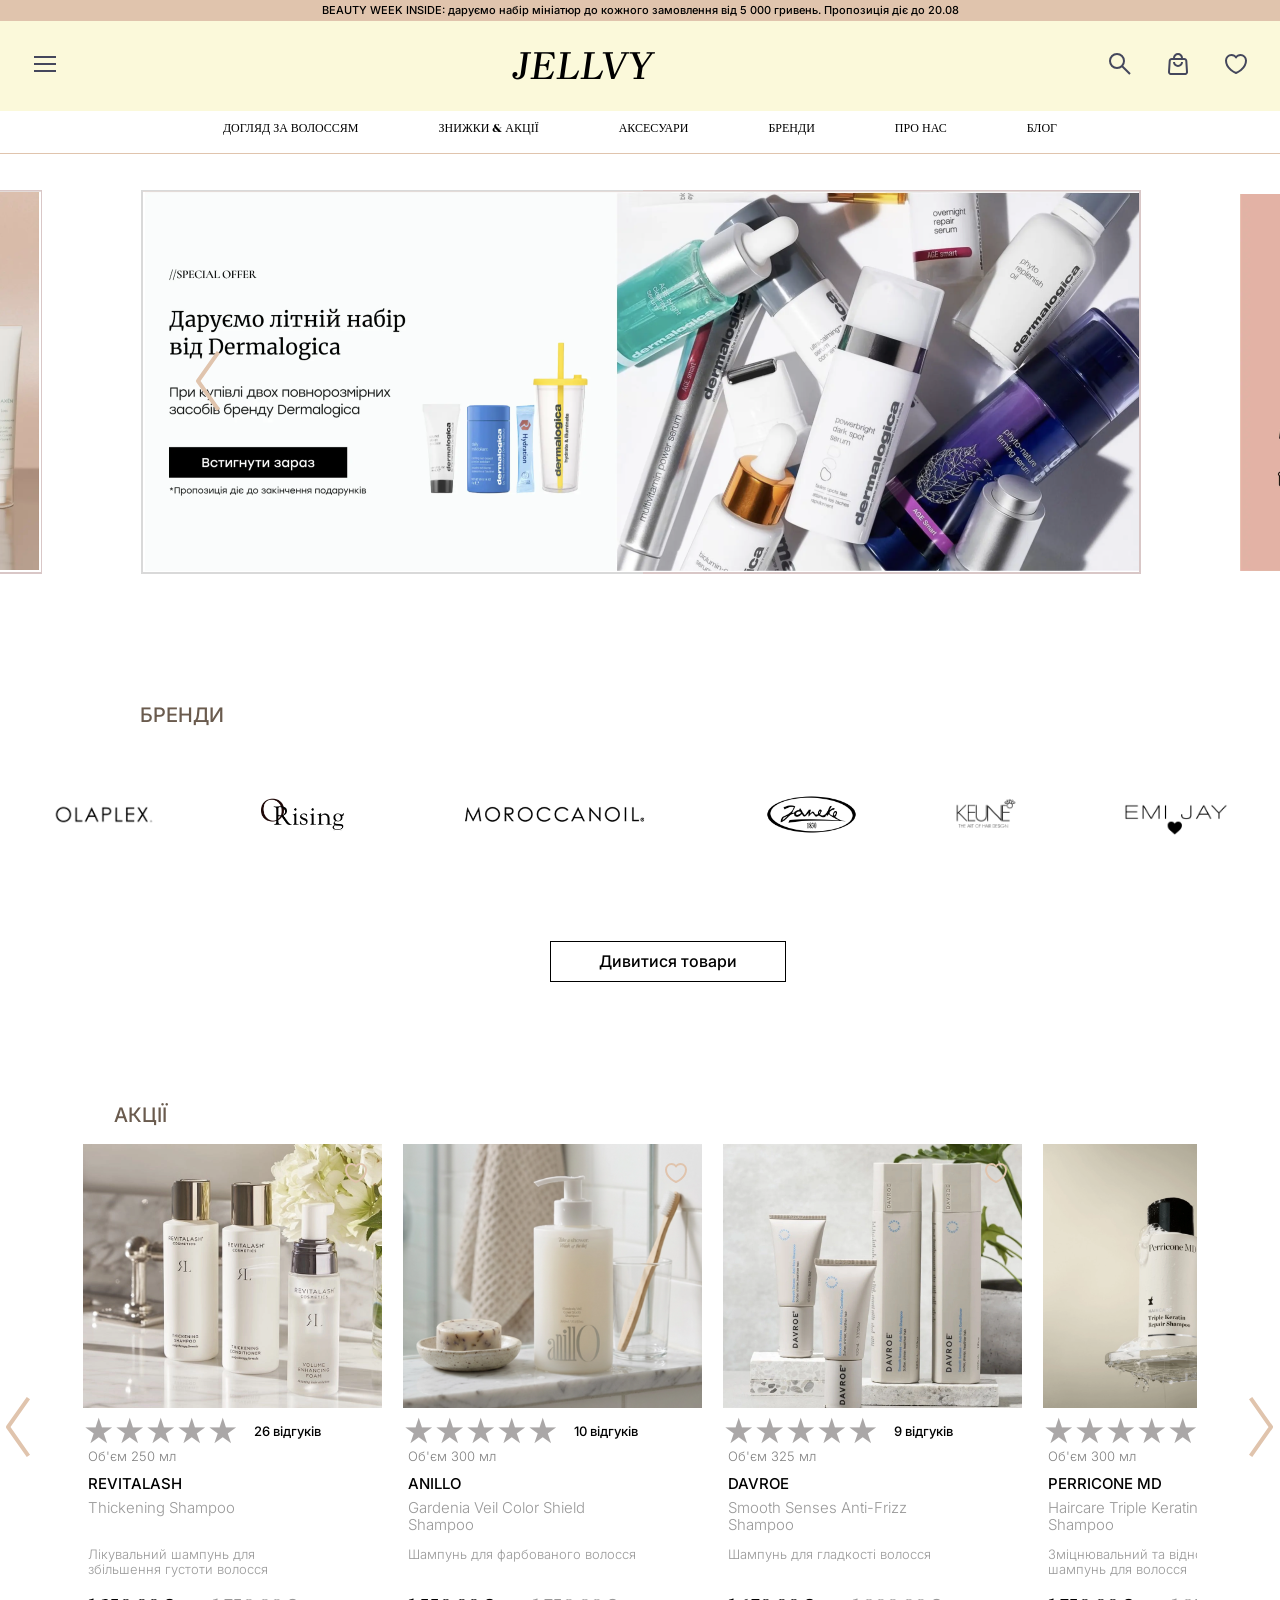
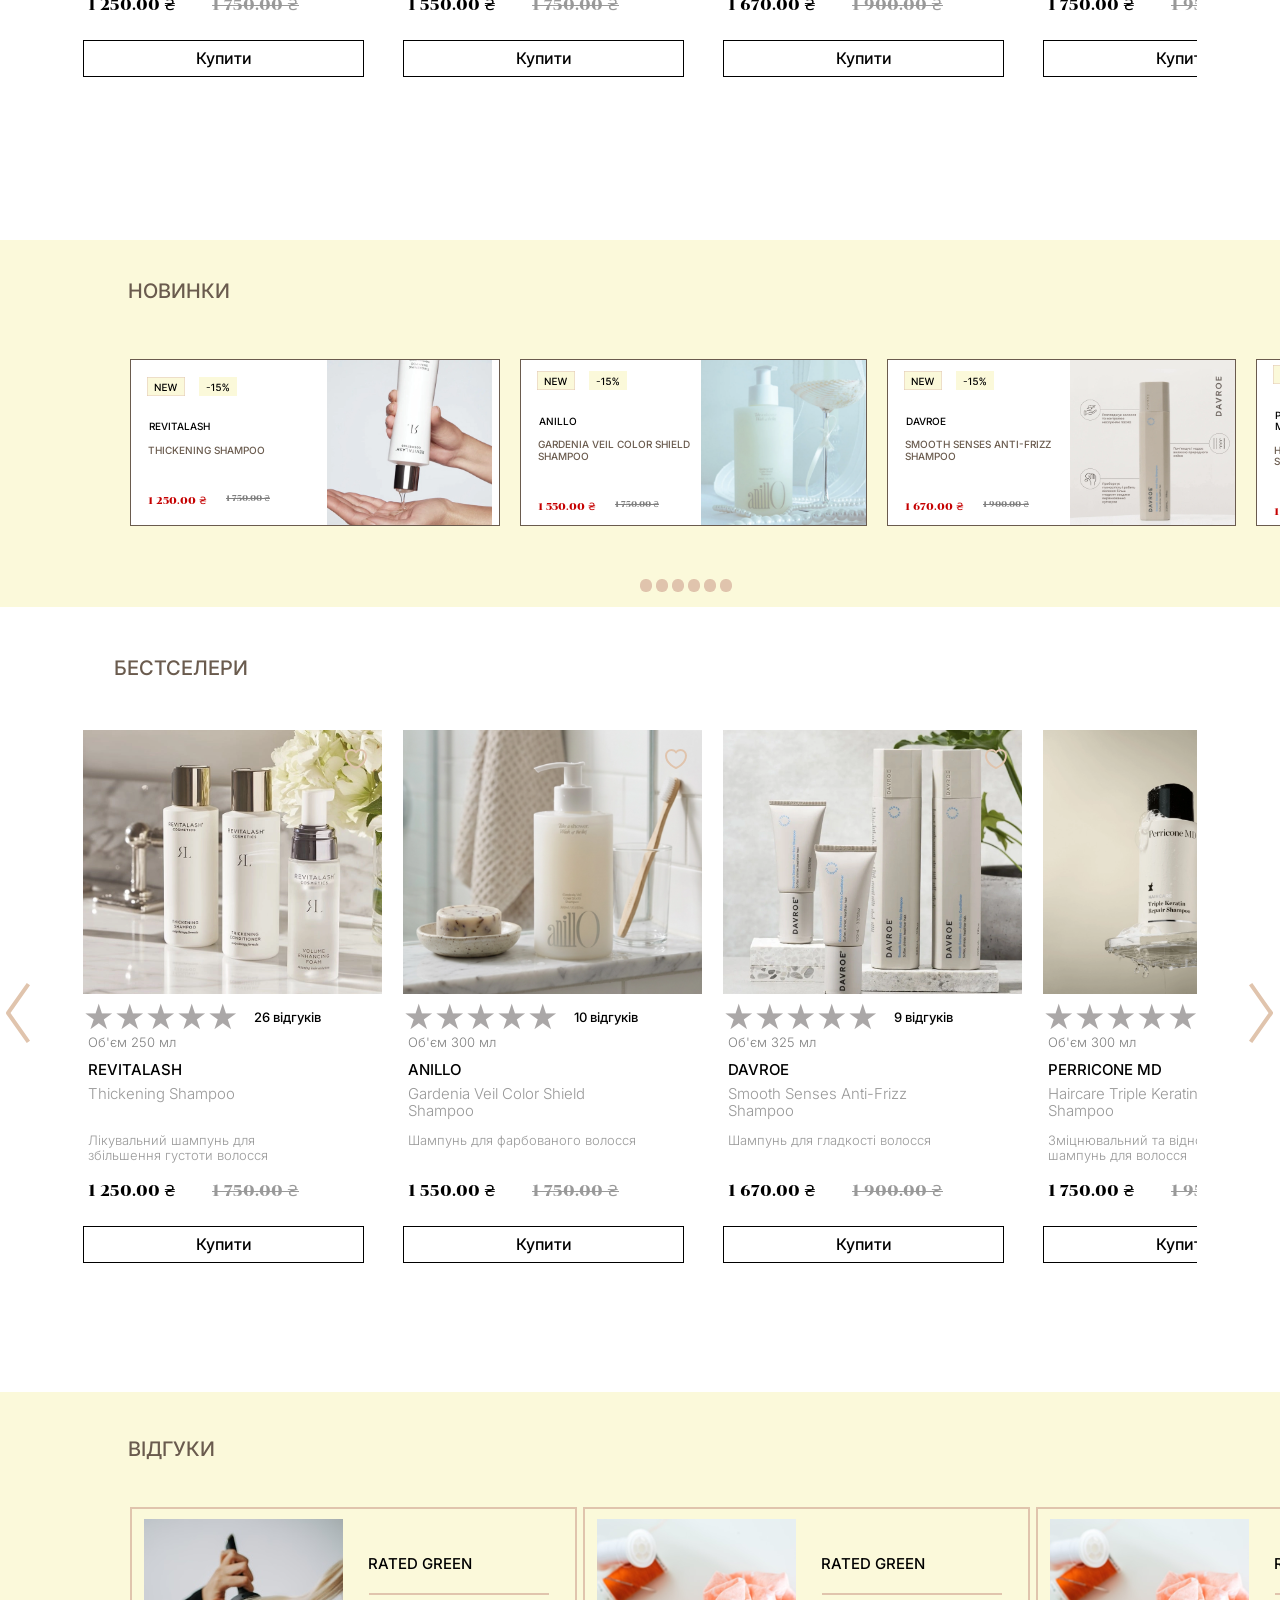
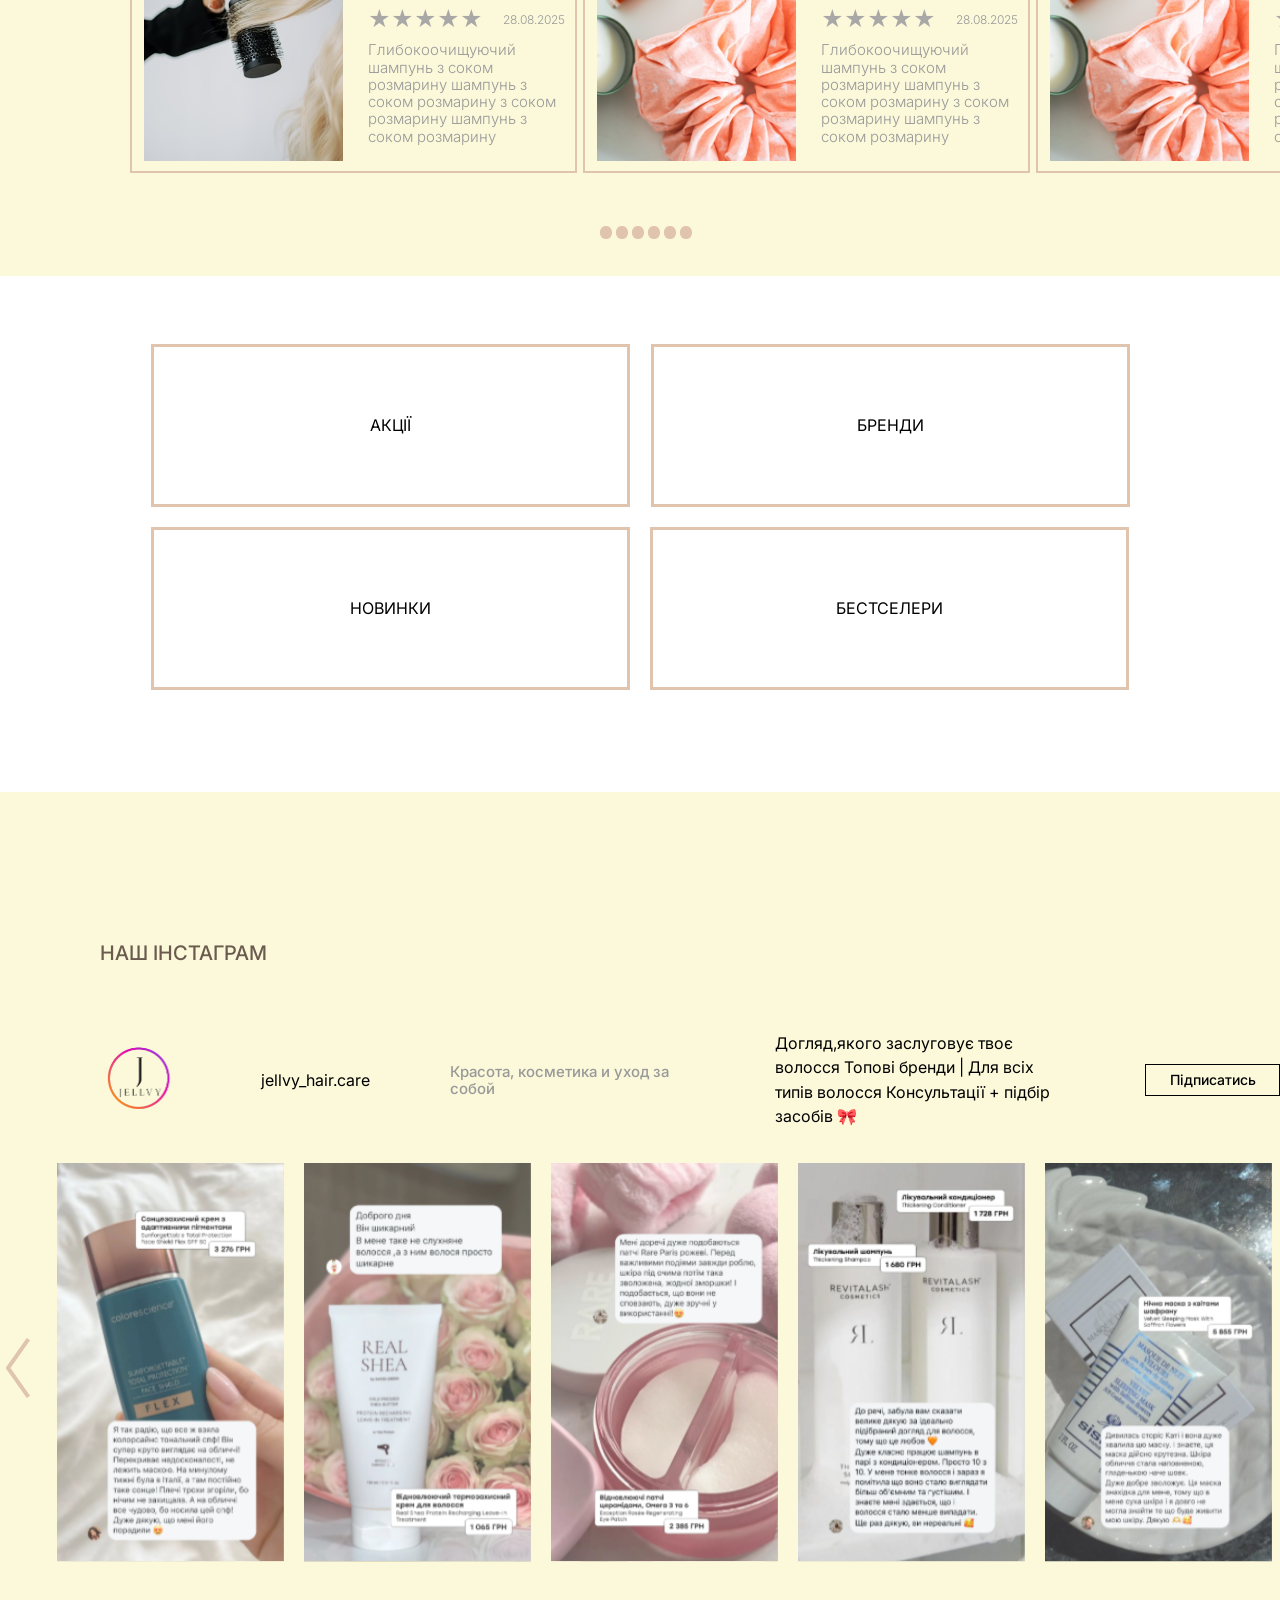
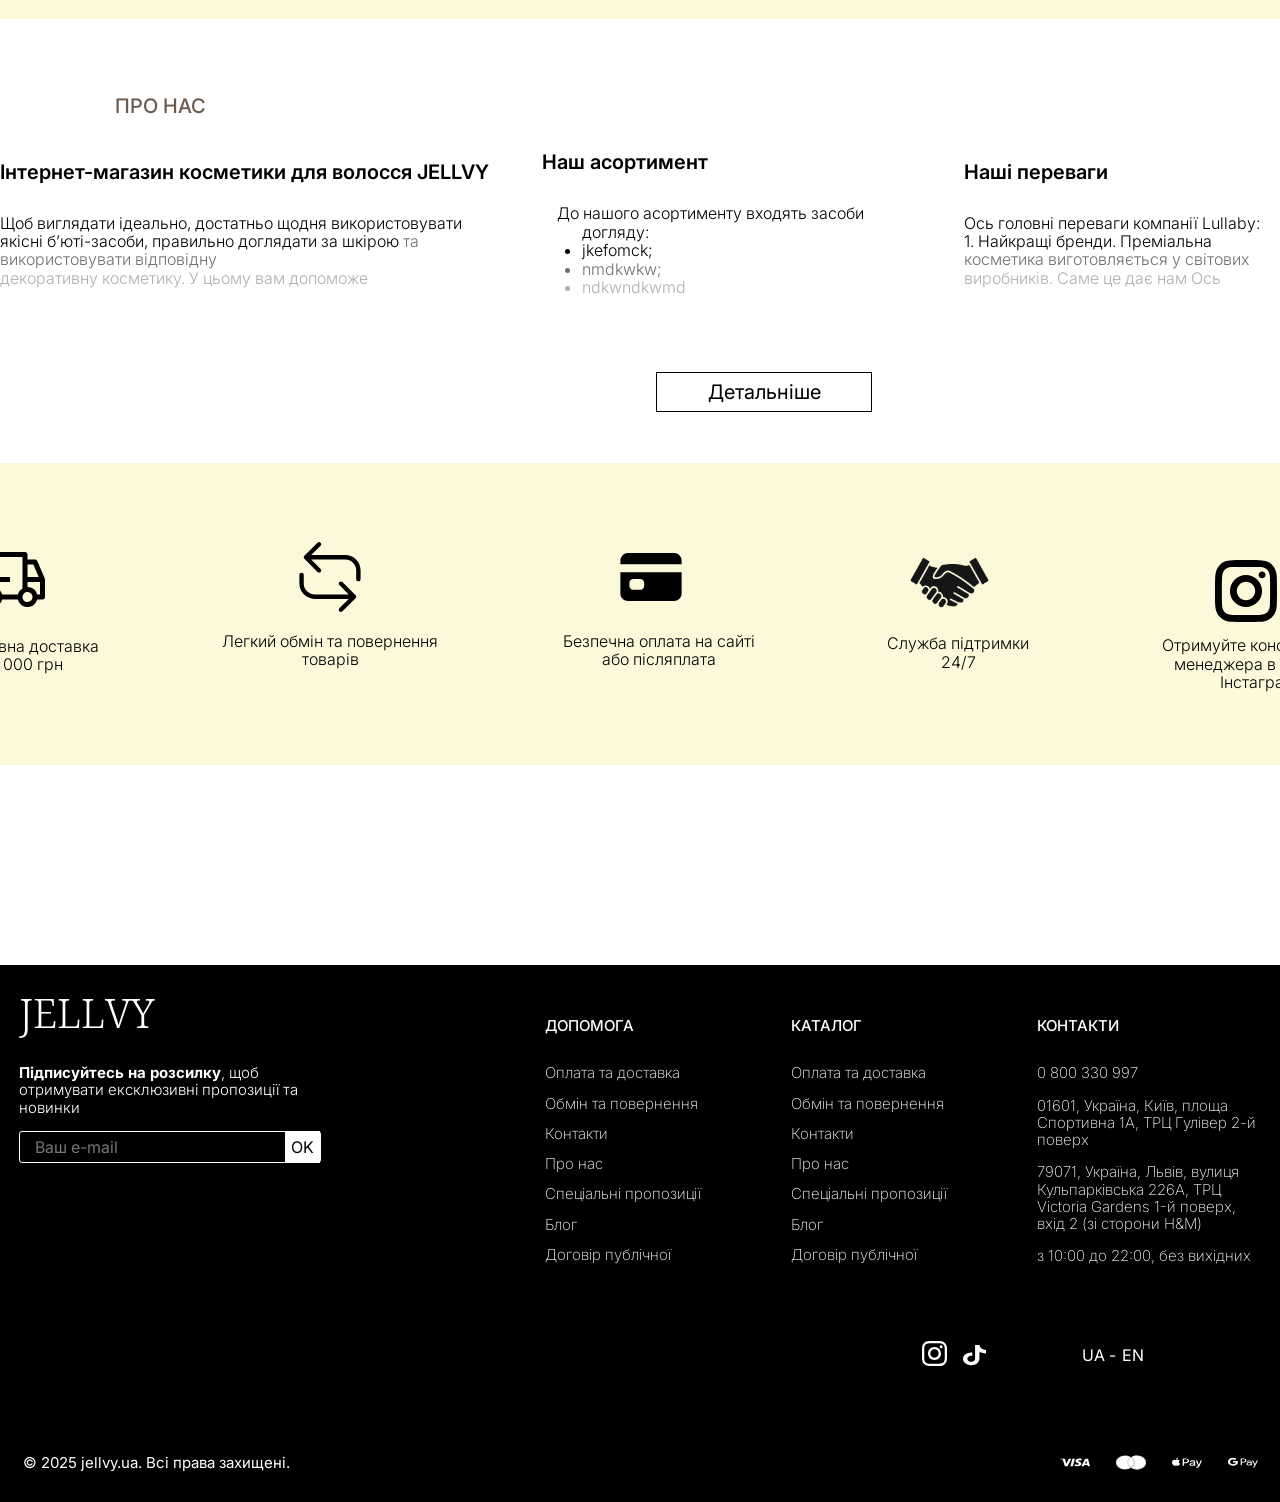
<file: index.html>
<!DOCTYPE html>
<html lang="en">

<head>
    <meta charset="UTF-8">
    <meta name="viewport" content="width=device-width, initial-scale=1.0">
    <title>JELLVY</title>
    <link rel="stylesheet" href="style.css">
    <link rel="stylesheet" href="modern-normalize.css">
    <link rel=" icon" href="favicon.ico" type="image/png">
</head>

<body>

    <header>
        <div class="div-1">
            <p>BEAUTY WEEK INSIDE: даруємо набір мініатюр до кожного замовлення від 5 000 гривень. Пропозиція діє до
                20.08</p>
        </div>
        <div class="div-2">
            <button id="open1"><img src="Image/menu icon (1).svg" alt="lerka"></button>
            <a href="index.html">JELLVY</a>
            <div>
                <button id="open2"><img src="Image/search.svg" alt="lerka"></button>
                <button><img src="Image/bag.svg" alt="lerka" id="bagopn"></button>
                <button><img src="Image/heart.svg" alt="lerka"></button>
            </div>
        </div>
        <div class="div-3">
            <nav>
                <a target="_blank" href="">ДОГЛЯД
                    ЗА ВОЛОССЯМ</a>
                <a href="">ЗНИЖКИ & АКЦІЇ</a>
                <a href="">АКСЕСУАРИ</a>
                <a href="">БРЕНДИ</a>
                <a href="">ПРО НАС</a>
                <a href="">БЛОГ</a>
            </nav>
        </div>
    </header>

    <main>

        <section class="sec1">

            <button class="btn-01" id="btn-001"><img src="Image/strelka.svg" alt="img"></button>
            <div class="div-20">
                <img src="Image/publicity3 (1).svg" alt="img">
                <img src="Image/publicity2.svg" alt="img">
                <img src="Image/Снимок экрана 2025-08-16 в 01.15.56 1 (1).svg" alt="img">
            </div>
            <button class="btn-2" id="btn-002"><img src="Image/Vector (2).svg" alt="img"></button>
        </section>

        <section class="sec2">
            <h1>БРЕНДИ</h1>
            <div>
                <img src="Image/image 2 (1).svg" alt="img">
                <img src="Image/image 1.svg" alt="img">
                <img src="Image/image 4 (1).svg" alt="img">
                <img src="Image/image 6.svg" alt="img">
                <img src="Image/image 3 21.svg" alt="img">
                <img src="Image/image 5 (2).svg" alt="img">
            </div>
            <button>Дивитися товари</button>
        </section>

        <section class="sec3">

            <h1>АКЦІЇ</h1>
            <div class="div-16">
                <button style="cursor: pointer;" id="leftbtn"><img src="Image/strelka.svg" alt="img"></button>
                <div class="div-17" id="products">
                </div>
                <button style="cursor: pointer;" id="rightbtn"><img src="Image/Vector (2).svg" alt="img"></button>
            </div>
        </section>

        <section class="sec4">
            <h1>НОВИНКИ</h1>
            <div id="newpridact">

            </div>
            <div class="div-21">
                <button></button>
                <button></button>
                <button></button>
                <button></button>
                <button></button>
                <button></button>
            </div>
        </section>

        <section class="sec5 sec3">
            <h1>БЕСТСЕЛЕРИ</h1>
            <div class="div-16">
                <button style="cursor: pointer;" id="leftbtn2"><img src="Image/strelka.svg" alt="img"></button>
                <div class="div-17" id="products2">
                </div>
                <button style="cursor: pointer;" id="rightbtn2"><img src="Image/Vector (2).svg" alt="img"></button>
            </div>


        </section>

        <section class="sec6">
            <h1>ВІДГУКИ</h1>
            <div class="div-000">
                <div class="lerkavsnika">
                    <img src="Image/Rectangle 14 (1).svg" alt="nika">
                    <div>
                        <h4>RATED GREEN</h4>
                        <hr>
                        <div class="div-7">
                            <div class="iamstar">
                                <input id="star5" type="radio" name="star">
                                <label for="star5">★</label>
                                <input id="star4" type="radio" name="star">
                                <label for="star4">★</label>
                                <input id="star3" type="radio" name="star">
                                <label for="star3">★</label>
                                <input id="star2" type="radio" name="star">
                                <label for="star2">★</label>
                                <input id="star1" type="radio" name="star">
                                <label for="star1">★</label>
                            </div>
                            <h5>28.08.2025</h5>
                        </div>
                        <p>Глибокоочищуючий шампунь з соком розмарину шампунь з соком розмарину з соком
                            розмарину шампунь з соком
                            розмарину</p>
                    </div>
                </div>

                <div class="lerkavsnika">
                    <img src="Image/Rectangle 14.svg" alt="nika">
                    <div>
                        <h4>RATED GREEN</h4>
                        <hr>
                        <div class="div-7">
                            <div class="iamstar">
                                <input id="star5" type="radio" name="star">
                                <label for="star5">★</label>
                                <input id="star4" type="radio" name="star">
                                <label for="star4">★</label>
                                <input id="star3" type="radio" name="star">
                                <label for="star3">★</label>
                                <input id="star2" type="radio" name="star">
                                <label for="star2">★</label>
                                <input id="star1" type="radio" name="star">
                                <label for="star1">★</label>
                            </div>
                            <h5>28.08.2025</h5>
                        </div>
                        <p>Глибокоочищуючий шампунь з соком розмарину шампунь з соком розмарину з соком
                            розмарину шампунь з соком
                            розмарину</p>
                    </div>
                </div>

                <div class="lerkavsnika">
                    <img src="Image/Rectangle 14.svg" alt="nika">
                    <div>
                        <h4>RATED GREEN</h4>
                        <hr>
                        <div class="div-7">
                            <div class="iamstar">
                                <input id="star5" type="radio" name="star">
                                <label for="star5">★</label>
                                <input id="star4" type="radio" name="star">
                                <label for="star4">★</label>
                                <input id="star3" type="radio" name="star">
                                <label for="star3">★</label>
                                <input id="star2" type="radio" name="star">
                                <label for="star2">★</label>
                                <input id="star1" type="radio" name="star">
                                <label for="star1">★</label>
                            </div>
                            <h5>28.08.2025</h5>
                        </div>
                        <p>Глибокоочищуючий шампунь з соком розмарину шампунь з соком розмарину з соком
                            розмарину шампунь з соком
                            розмарину</p>
                    </div>
                </div>

                <div class="lerkavsnika">
                    <img src="Image/Rectangle 14 (1).svg" alt="nika">
                    <div>
                        <h4>RATED GREEN</h4>
                        <hr>
                        <div class="div-7">
                            <div class="iamstar">
                                <input id="star5" type="radio" name="star">
                                <label for="star5">★</label>
                                <input id="star4" type="radio" name="star">
                                <label for="star4">★</label>
                                <input id="star3" type="radio" name="star">
                                <label for="star3">★</label>
                                <input id="star2" type="radio" name="star">
                                <label for="star2">★</label>
                                <input id="star1" type="radio" name="star">
                                <label for="star1">★</label>
                            </div>
                            <h5>28.08.2025</h5>
                        </div>
                        <p>Глибокоочищуючий шампунь з соком розмарину шампунь з соком розмарину з соком
                            розмарину шампунь з соком
                            розмарину</p>
                    </div>
                </div>
            </div>
            <div style="margin-left: -40px; margin-top: -40px;" class="div-21">
                <button></button>
                <button></button>
                <button></button>
                <button></button>
                <button></button>
                <button></button>
            </div>
        </section>

        <section class="sec7">
            <div class="div-001">
                <a href=""><button>АКЦІЇ</button></a>
                <a href=""><button>БРЕНДИ</button></a>
            </div>
            <div class="div-002">
                <a href=""><button>НОВИНКИ</button></a>
                <a href=""><button>БЕСТСЕЛЕРИ</button></a>
            </div>
        </section>

        <section class="sec8">
            <h5>НАШ ІНСТАГРАМ</h5>
            <div>
                <img src="Image/Rectangle 46.svg" alt="img">
                <p>jellvy_hair.care</p>
                <h2>Красота, косметика и уход за собой</h2>
                <h3>Догляд,якого заслуговує твоє волосся
                    Топові бренди | Для всіх типів волосся Консультації + підбір засобів 🎀</h3>
                <button>Підписатись</button>
            </div>

            <div class="div-909">
                <button id="bich"><img src="Image/strelka.svg" alt="img"></button>
                <div>
                    <img src="Image/Rectangle 28.svg" alt="img">
                    <img src="Image/Rectangle 29.svg" alt="img">
                    <img src="Image/Rectangle 30.svg" alt="img">
                    <img src="Image/Rectangle 31.svg" alt="img">
                    <img src="Image/Rectangle 32.svg" alt="img">
                </div>
                <button id="b1ch"><img src="Image/Vector (2).svg" alt="img"></button>
            </div>

        </section>

        <section class="sec9">
            <h2>ПРО НАС</h2>
            <div class="div-010">
                <div class="div-0101">
                    <h1>Інтернет-магазин косметики для волосся JELLVY</h1>
                    <p style="width: 496px;">Щоб виглядати ідеально, достатньо щодня використовувати якісні
                        бʼюті-засоби, правильно доглядати
                        за шкірою <span style="opacity: 56%;">та використовувати відповідну <br></span>
                        <span style="opacity: 31%;">декоративну косметику. У цьому вам допоможе</span>
                    </p>
                </div>


                <div class="div-0101">
                    <h1>Наш асортимент</h1>
                    <ul>
                        <span style="margin-left: -25px;">До нашого асортименту входять засоби догляду:</span>
                        <li>jkefomck;</li>
                        <li style="opacity: 56%;">nmdkwkw;</li>
                        <li style="opacity: 31%;">ndkwndkwmd</li>
                    </ul>
                </div>

                <div class="div-0101">
                    <h1>Наші переваги</h1>
                    <p>Ось головні переваги компанії Lullaby: <br>
                        1. Найкращі бренди. Преміальна <span style="opacity: 56%;">косметика виготовляється у
                            світових</span> <span style="opacity: 31%;">виробників. Саме це дає нам
                            Ось</span></p>
                </div>

            </div>

            <button>Детальніше</button>
        </section>

        <section class="sec10">
            <div>
                <img class="img-44" src="Image/carbon_delivery.svg" alt="img">
                <p>Безкоштовна доставка
                    від 3 000 грн</p>
            </div>

            <div>
                <img class="img-5" src="Image/qlementine-icons_swap-16.svg" alt="img">
                <p style="width: 230px;">Легкий обмін та повернення
                    товарів</p>
            </div>

            <div>
                <img class="img-6" src="Image/famicons_card.svg" alt="img">
                <p style="width: 205px">Безпечна оплата на сайті
                    або післяплата</p>
            </div>

            <div>
                <img class="img-7" src="Image/image 15.svg" alt="img">
                <p style="width: 172px">Служба підтримки
                    24/7</p>
            </div>

            <div>
                <img class="img-8" src="Image/grommet-icons_instagram.svg" alt="img">
                <p class="p-4" style="width: 205px;">Отримуйте консультацію
                    менеджера в нашому
                    Інстаграм</p>
            </div>

        </section>
    </main>


    <footer>


        <div class="div-9">
            <div>
                <a href="#">
                    <h1>JELLVY</h1>
                </a>
                <p class="p-3"><b>Підписуйтесь на розсилку</b>, щоб
                    отримувати ексклюзивні пропозиції та
                    новинки</p>
                <form action="#">
                    <input type="text" placeholder="Baш e-mail">
                    <button>OK</button>
                </form>
            </div>


            <div class="div-10">

                <div class="div-8">
                    <h2>ДОПОМОГА</h2>
                    <a href="#">Оплата та доставка</a>
                    <a href="#">Обмін та повернення</a>
                    <a href="#">Контакти</a>
                    <a href="#">Про нас</a>
                    <a href="#">Спеціальні пропозиції</a>
                    <a href="#">Блог</a>
                    <a href="#">Договір публічної</a>
                </div>


                <div class="div-8">
                    <h2>КАТАЛОГ</h2>
                    <a href="#">Оплата та доставка</a>
                    <a href="#">Обмін та повернення</a>
                    <a href="#">Контакти</a>
                    <a href="#">Про нас</a>
                    <a href="#">Спеціальні пропозиції</a>
                    <a href="#">Блог</a>
                    <a href="#">Договір публічної</a>
                </div>


                <div class="div-11">
                    <h2>КОНТАКТИ</h2>
                    <p>0 800 330 997</p>
                    <p>01601, Україна, Київ, площа
                        Спортивна 1А, ТРЦ Гулівер 2-й
                        поверх</p>
                    <p>79071, Україна, Львів, вулиця
                        Кульпарківська 226А, ТРЦ
                        Victoria Gardens 1-й поверх, вхід 2 (зі сторони H&M)</p>
                    <p>з 10:00 до 22:00, без вихідних</p>
                </div>
            </div>
        </div>

        <div class="div-12">
            <div>
                <button><img src="Image/instagram.svg" alt="bib"></button>
                <button><img src="Image/Vector.svg" alt="bib"></button>
            </div>

            <div>
                <button>UA - </button>
                <button style="position: relative; left: -10px;">EN</button>
            </div>

        </div>

        <div class="div-13">
            <p>© 2025 jellvy.ua. Всі права захищені.</p>
            <img src="Image/pay-group.svg" alt="bibik">
        </div>

    </footer>


    <div class="modal1" id="modal1">
        <div style="height: 52px; padding-bottom: 20px;">
            <button><span>UA -</span> RU</button>
            <button id="close1"><img src="Image/Group 85.svg" alt="lerka"></button>
        </div>
        <div class="div-4">
            <h1>JELLVY COMMUNITY</h1>
            <button><img src="Image/Vector (1).svg" alt="lerka"></button>
        </div>
        <div class="div-colum">
            <h2>ДОГЛЯД ЗА ВОЛОССЯМ</h2>
            <a href="">Кондиціонери та бальзами</a>
            <a href="">Маски</a>
            <a href="">Лосьйони</a>
            <a href="">Ампули</a>
            <a href="">Пілінги</a>
            <a href="">Скраби</a>
            <a href="">Шампуні</a>
        </div>
        <div>
            <h2 class="red">ЗНИЖКИ & АКЦІЇ</h2>
            <button><img src="Image/Vector (1).svg" alt="lerka"></button>
        </div>
        <div>
            <h2>Аксесуари</h2>
            <button><img src="Image/Vector (1).svg" alt="lerka"></button>
        </div>
        <div>
            <h2>Бренди</h2>
            <button><img src="Image/Vector (1).svg" alt="lerka"></button>
        </div>
        <div>
            <h2>ПРО НАС</h2>
            <button><img src="Image/Vector (1).svg" alt="lerka"></button>
        </div>
        <div>
            <h2>БЛОГ</h2>
            <button><img src="Image/Vector (1).svg" alt="lerka"></button>
        </div>
    </div>

    <div class="modal2" id="modal2">
        <form action="">
            <button><img src="Image/search (1).svg" alt="nika"></button>
            <input type="text">
            <button>пошук</button>
        </form>
        <div class="div-5">
            <h3>Популярнi запити</h3>
            <div class="div-6">
                <div class="lerkavsnika">
                    <img src="Image/Rectangle 14.svg" alt="nika">
                    <div>
                        <h4>RATED GREEN</h4>
                        <hr>
                        <div class="div-7">
                            <div class="iamstar">
                                <input id="star5" type="radio" name="star">
                                <label for="star5">★</label>
                                <input id="star4" type="radio" name="star">
                                <label for="star4">★</label>
                                <input id="star3" type="radio" name="star">
                                <label for="star3">★</label>
                                <input id="star2" type="radio" name="star">
                                <label for="star2">★</label>
                                <input id="star1" type="radio" name="star">
                                <label for="star1">★</label>
                            </div>
                            <h5>28.08.2025</h5>
                        </div>
                        <p>Глибокоочищуючий шампунь з соком розмарину шампунь з соком розмарину з соком
                            розмарину шампунь з соком
                            розмарину</p>
                    </div>
                </div>

                <div class="lerkavsnika">
                    <img src="Image/Rectangle 14 (1).svg" alt="nika">
                    <div>
                        <h4>RATED GREEN</h4>
                        <hr>
                        <div class="div-7">
                            <div class="iamstar">
                                <input id="star5" type="radio" name="star">
                                <label for="star5">★</label>
                                <input id="star4" type="radio" name="star">
                                <label for="star4">★</label>
                                <input id="star3" type="radio" name="star">
                                <label for="star3">★</label>
                                <input id="star2" type="radio" name="star">
                                <label for="star2">★</label>
                                <input id="star1" type="radio" name="star">
                                <label for="star1">★</label>
                            </div>
                            <h5>28.08.2025</h5>
                        </div>
                        <p>Глибокоочищуючий шампунь з соком розмарину шампунь з соком розмарину з соком
                            розмарину шампунь з соком
                            розмарину</p>
                    </div>
                </div>
            </div>
            <div class="div-6">
                <div class="lerkavsnika">
                    <img src="Image/Rectangle 14.svg" alt="nika">
                    <div>
                        <h4>RATED GREEN</h4>
                        <hr>
                        <div class="div-7">
                            <div class="iamstar">
                                <input id="star5" type="radio" name="star">
                                <label for="star5">★</label>
                                <input id="star4" type="radio" name="star">
                                <label for="star4">★</label>
                                <input id="star3" type="radio" name="star">
                                <label for="star3">★</label>
                                <input id="star2" type="radio" name="star">
                                <label for="star2">★</label>
                                <input id="star1" type="radio" name="star">
                                <label for="star1">★</label>
                            </div>
                            <h5>28.08.2025</h5>
                        </div>
                        <p>Глибокоочищуючий шампунь з соком розмарину шампунь з соком розмарину з соком
                            розмарину шампунь з соком
                            розмарину</p>
                    </div>
                </div>

                <div class="lerkavsnika">
                    <img src="Image/Rectangle 14 (1).svg" alt="nika">
                    <div>
                        <h4>RATED GREEN</h4>
                        <hr>
                        <div class="div-7">
                            <div class="iamstar">
                                <input id="star5" type="radio" name="star">
                                <label for="star5">★</label>
                                <input id="star4" type="radio" name="star">
                                <label for="star4">★</label>
                                <input id="star3" type="radio" name="star">
                                <label for="star3">★</label>
                                <input id="star2" type="radio" name="star">
                                <label for="star2">★</label>
                                <input id="star1" type="radio" name="star">
                                <label for="star1">★</label>
                            </div>
                            <h5>28.08.2025</h5>
                        </div>
                        <p>Глибокоочищуючий шампунь з соком розмарину шампунь з соком розмарину з соком
                            розмарину шампунь з соком
                            розмарину</p>
                    </div>
                </div>
            </div>
        </div>


    </div>

    <div class="modal3" id="modal3">
        <div class="div-left">
            <h1>Основний догляд</h1>
            <div class="tato-div">
                <div>
                    <img class="img-2" src="Image/conditioner.svg" alt="lerkavsnika">
                    <p class="p-2">Кондиціонери &
                        бальзами</p>
                </div>
                <div>
                    <img class="img-3" src="Image/mask.svg" alt="lerkavsnika">
                    <p>Маски</p>
                </div>
                <div>
                    <img src="Image/lotion.svg" alt="lerkavsnika">
                    <p>Лосьйони</p>
                </div>
                <div>
                    <img class="img-1" src="Image/ampluens.svg" alt="lerkavsnika">
                    <p class="p-1">Ампули</p>
                </div>
                <div>
                    <img src="Image/image 22.svg" alt="lerkavsnika">
                    <p>Пілінги</p>
                </div>
                <div>
                    <img src="Image/image 20.svg" alt="lerkavsnika">
                    <p>Скраби</p>
                </div>
                <div>
                    <img src="Image/image 21.svg" alt="lerkavsnika">
                    <p>Шампуні</p>
                </div>
            </div>
        </div>
        <div>
            <h1>Стайлінг</h1>
            <p>Засоби для фіксації
            </p>
            <p>Незмивні засоби (Термозахист, Спрей)</p>
        </div>
    </div>

    <div class="modal4" id="modal4">
        <h1>Прикраси для волосся</h1>
        <div class="div-14">
            <div>
                <img src="Image/image 23.svg" alt="img">
                <p>Крабіки</p>
            </div>
            <div>
                <img src="Image/image 24.svg" alt="img">
                <p>Заколки</p>
            </div>
            <div>
                <img src="Image/image 25.svg" alt="img">
                <p>Обручі</p>
            </div>
            <div>
                <img src="Image/image 26.svg" alt="img">
                <p>Резинки</p>
            </div>
        </div>

        <h1>Аксесуари</h1>
        <div class="div-15">

            <div>
                <img src="Image/image 27.svg" alt="img">
                <p>Наволочки з шовку</p>
            </div>

            <div>
                <img src="Image/image 28 (1).svg" alt="img">
                <p>Шапочки із шовку</p>
            </div>

            <div>
                <img src="Image/image 29 (1).svg" alt="img">
                <p>Тюрбани із шовку</p>
            </div>

            <div>
                <img src="Image/image 31 (1).svg" alt="img">
                <p>Щітки</p>
            </div>

            <div>
                <img src="Image/image 30 (1).svg" alt="img">
                <p>Гребінці</p>
            </div>

        </div>

    </div>

    <div class="modal5" id="modal5">
        <h2>Кошик</h2>
        <button class="btnn" id="closs"><img src="Image/Vector (7).svg" alt="img"></button>
        <button class="btnq"><img src="Image/Group 455.svg" alt="img"> Оформити замовлення</button>
    </div>


    <script src="main.js"></script>
</body>

</html>
</file>
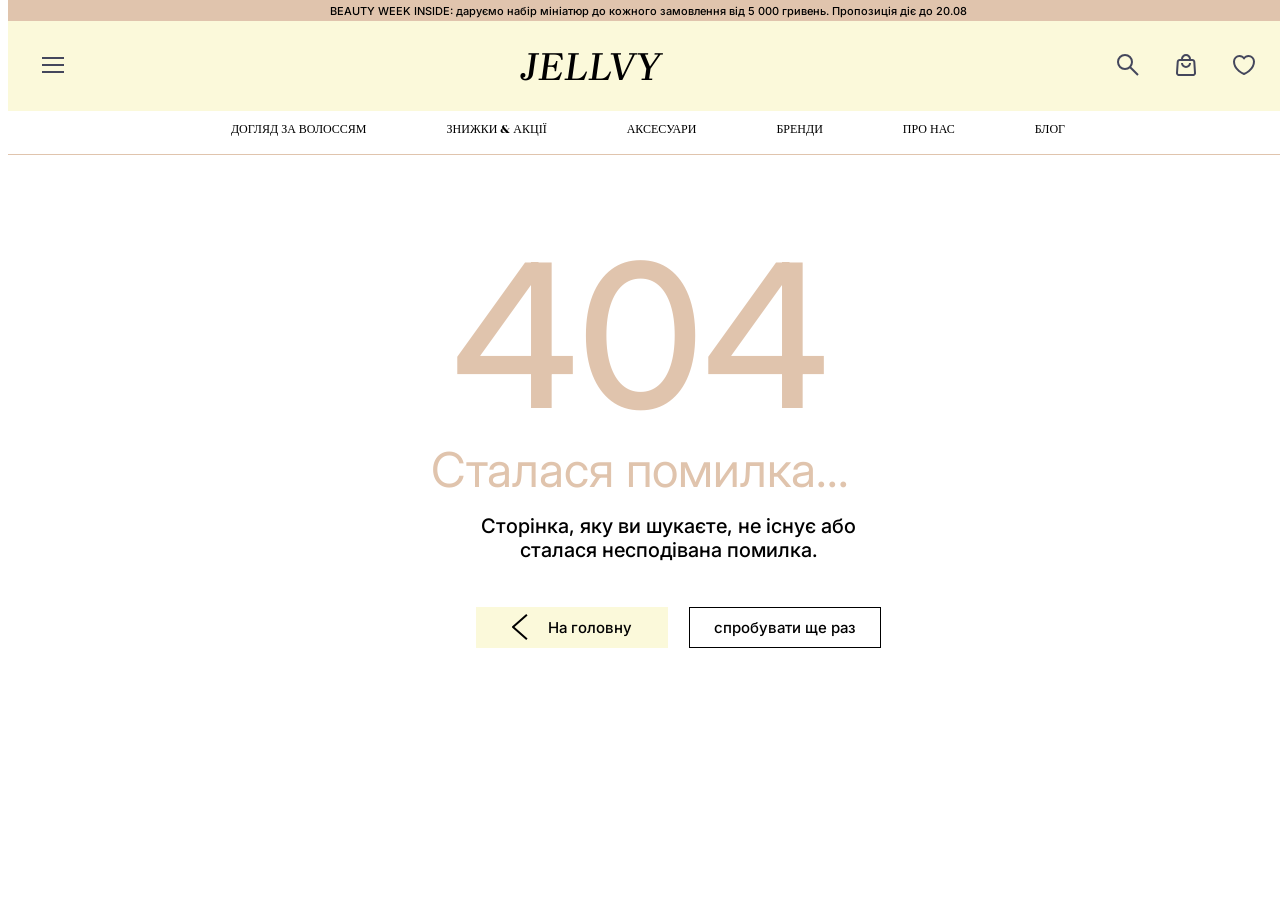
<file: eror.html>
<!DOCTYPE html>
<html lang="en">

<head>
    <meta charset="UTF-8">
    <meta name="viewport" content="width=device-width, initial-scale=1.0">
    <title>Eror</title>
    <link rel="stylesheet" href="style.css">
    <link rel="stylesheet" href="eror.css">
</head>

<body>
    <header>
        <div class="div-1">
            <p>BEAUTY WEEK INSIDE: даруємо набір мініатюр до кожного замовлення від 5 000 гривень. Пропозиція діє до
                20.08</p>
        </div>
        <div class="div-2">
            <button id="open1"><img src="Image/menu icon (1).svg" alt="lerka"></button>
            <a href="index.html">JELLVY</a>
            <div>
                <button id="open2"><img src="Image/search.svg" alt="lerka"></button>
                <button><img src="Image/bag.svg" alt="lerka"></button>
                <button><img src="Image/heart.svg" alt="lerka"></button>
            </div>
        </div>
        <div class="div-3">
            <nav>
                <a target="_blank" href="">ДОГЛЯД
                    ЗА ВОЛОССЯМ</a>
                <a href="">ЗНИЖКИ & АКЦІЇ</a>
                <a href="">АКСЕСУАРИ</a>
                <a href="">БРЕНДИ</a>
                <a href="">ПРО НАС</a>
                <a href="">БЛОГ</a>
            </nav>
        </div>
    </header>

    <main>
        <h1>404</h1>
        <h2>Сталася помилка...</h2>
        <h3>Сторінка, яку ви шукаєте, не існує або
            сталася несподівана помилка.</h3>
        <div>
            <a href="index.html"><button class="btn11"><img src="Image/Vector (6).svg" alt="img"> На головну</button></a>
            <button class="btn222">спробувати ще раз</button>
        </div>
    </main>

    <script src="main.js"></script>
</body>

</html>
</file>
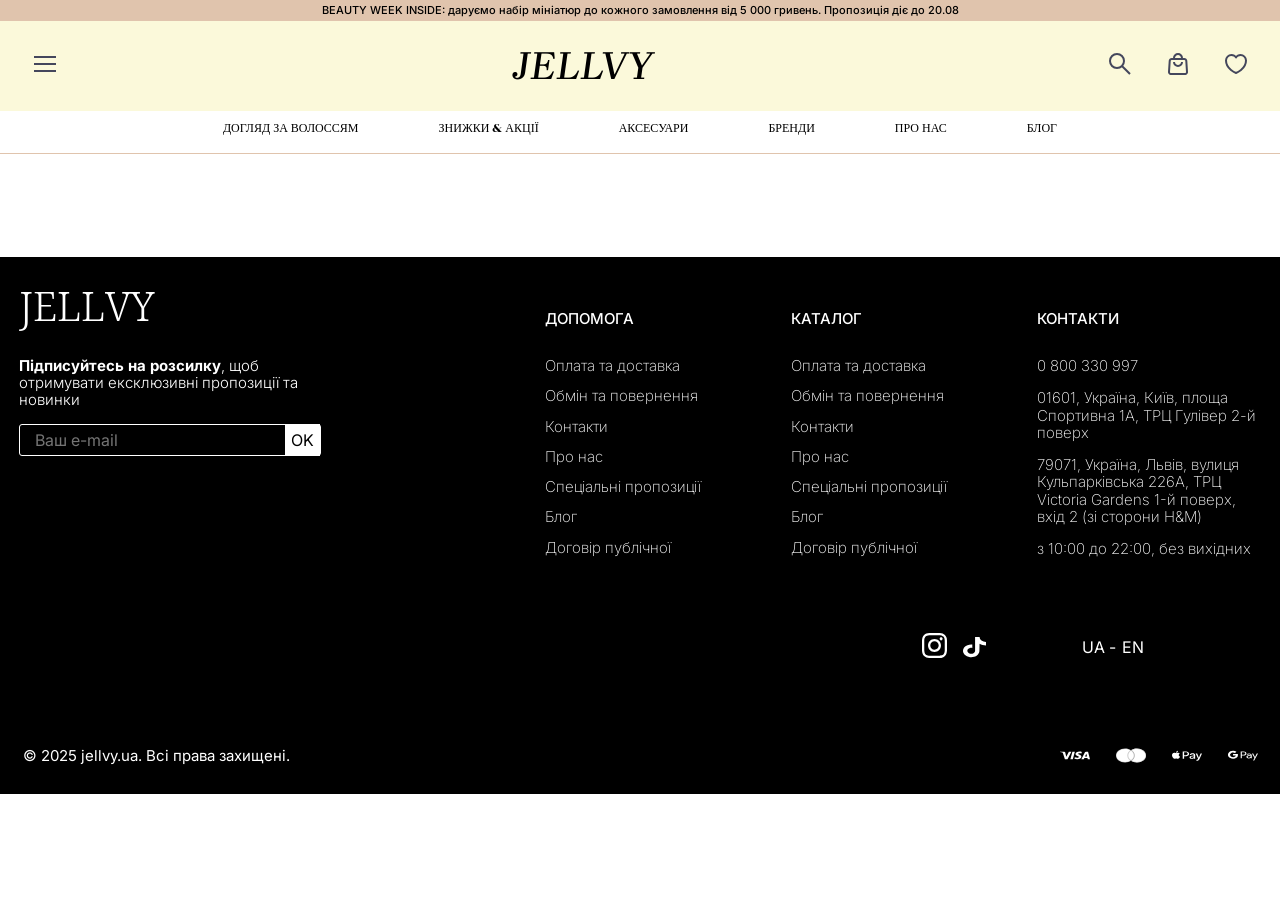
<file: product.html>
<!DOCTYPE html>
<html lang="en">

<head>
    <meta charset="UTF-8">
    <meta name="viewport" content="width=device-width, initial-scale=1.0">
    <title>JELLVY</title>
    <link rel="stylesheet" href="style.css">
    <link rel="stylesheet" href="modern-normalize.css">
    <link rel=" icon" href="favicon.ico" type="image/png">
    <link rel="stylesheet" href="product.css">
</head>

<body>

    <header>
        <div class="div-1">
            <p>BEAUTY WEEK INSIDE: даруємо набір мініатюр до кожного замовлення від 5 000 гривень. Пропозиція діє до
                20.08</p>
        </div>
        <div class="div-2">
            <button id="open1"><img src="Image/menu icon (1).svg" alt="lerka"></button>
            <a href="index.html">JELLVY</a>
            <div>
                <button id="open2"><img src="Image/search.svg" alt="lerka"></button>
                <button><img src="Image/bag.svg" alt="lerka"></button>
                <button><img src="Image/heart.svg" alt="lerka"></button>
            </div>
        </div>
        <div class="div-3">
            <nav>
                <a target="_blank" href="">ДОГЛЯД
                    ЗА ВОЛОССЯМ</a>
                <a href="">ЗНИЖКИ & АКЦІЇ</a>
                <a href="">АКСЕСУАРИ</a>
                <a href="">БРЕНДИ</a>
                <a href="">ПРО НАС</a>
                <a href="">БЛОГ</a>
            </nav>
        </div>
    </header>

    <main>
        <section>
            <button><img src="Image/Vector (1).svg" alt="img">На головну</button>
            
            <div style="margin-top: 200px;" class="tato-divbob" id="tato-div"></div>
        </section>
    </main>

    <footer>


        <div class="div-9">
            <div>
                <a href="#">
                    <h1>JELLVY</h1>
                </a>
                <p class="p-3"><b>Підписуйтесь на розсилку</b>, щоб
                    отримувати ексклюзивні пропозиції та
                    новинки</p>
                <form action="#">
                    <input type="text" placeholder="Baш e-mail">
                    <button>OK</button>
                </form>
            </div>


            <div class="div-10">

                <div class="div-8">
                    <h2>ДОПОМОГА</h2>
                    <a href="#">Оплата та доставка</a>
                    <a href="#">Обмін та повернення</a>
                    <a href="#">Контакти</a>
                    <a href="#">Про нас</a>
                    <a href="#">Спеціальні пропозиції</a>
                    <a href="#">Блог</a>
                    <a href="#">Договір публічної</a>
                </div>


                <div class="div-8">
                    <h2>КАТАЛОГ</h2>
                    <a href="#">Оплата та доставка</a>
                    <a href="#">Обмін та повернення</a>
                    <a href="#">Контакти</a>
                    <a href="#">Про нас</a>
                    <a href="#">Спеціальні пропозиції</a>
                    <a href="#">Блог</a>
                    <a href="#">Договір публічної</a>
                </div>


                <div class="div-11">
                    <h2>КОНТАКТИ</h2>
                    <p>0 800 330 997</p>
                    <p>01601, Україна, Київ, площа
                        Спортивна 1А, ТРЦ Гулівер 2-й
                        поверх</p>
                    <p>79071, Україна, Львів, вулиця
                        Кульпарківська 226А, ТРЦ
                        Victoria Gardens 1-й поверх, вхід 2 (зі сторони H&M)</p>
                    <p>з 10:00 до 22:00, без вихідних</p>
                </div>
            </div>
        </div>

        <div class="div-12">
            <div>
                <button><img src="Image/instagram.svg" alt="bib"></button>
                <button><img src="Image/Vector.svg" alt="bib"></button>
            </div>

            <div>
                <button>UA - </button>
                <button style="position: relative; left: -10px;">EN</button>
            </div>

        </div>

        <div class="div-13">
            <p>© 2025 jellvy.ua. Всі права захищені.</p>
            <img src="Image/pay-group.svg" alt="bibik">
        </div>

    </footer>


    <div class="modal1" id="modal1">
        <div style="height: 52px; padding-bottom: 20px;">
            <button><span>UA -</span> RU</button>
            <button id="close1"><img src="Image/Group 85.svg" alt="lerka"></button>
        </div>
        <div class="div-4">
            <h1>JELLVY COMMUNITY</h1>
            <button><img src="Image/Vector (1).svg" alt="lerka"></button>
        </div>
        <div class="div-colum">
            <h2>ДОГЛЯД ЗА ВОЛОССЯМ</h2>
            <a href="">Кондиціонери та бальзами</a>
            <a href="">Маски</a>
            <a href="">Лосьйони</a>
            <a href="">Ампули</a>
            <a href="">Пілінги</a>
            <a href="">Скраби</a>
            <a href="">Шампуні</a>
        </div>
        <div>
            <h2 class="red">ЗНИЖКИ & АКЦІЇ</h2>
            <button><img src="Image/Vector (1).svg" alt="lerka"></button>
        </div>
        <div>
            <h2>Аксесуари</h2>
            <button><img src="Image/Vector (1).svg" alt="lerka"></button>
        </div>
        <div>
            <h2>Бренди</h2>
            <button><img src="Image/Vector (1).svg" alt="lerka"></button>
        </div>
        <div>
            <h2>ПРО НАС</h2>
            <button><img src="Image/Vector (1).svg" alt="lerka"></button>
        </div>
        <div>
            <h2>БЛОГ</h2>
            <button><img src="Image/Vector (1).svg" alt="lerka"></button>
        </div>
    </div>

    <div class="modal2" id="modal2">
        <form action="">
            <button><img src="Image/search (1).svg" alt="nika"></button>
            <input type="text">
            <button>пошук</button>
        </form>
        <div class="div-5">
            <h3>Популярнi запити</h3>
            <div class="div-6">
                <div class="lerkavsnika">
                    <img src="Image/Rectangle 14.svg" alt="nika">
                    <div>
                        <h4>RATED GREEN</h4>
                        <hr>
                        <div class="div-7">
                            <div class="iamstar">
                                <input id="star5" type="radio" name="star">
                                <label for="star5">★</label>
                                <input id="star4" type="radio" name="star">
                                <label for="star4">★</label>
                                <input id="star3" type="radio" name="star">
                                <label for="star3">★</label>
                                <input id="star2" type="radio" name="star">
                                <label for="star2">★</label>
                                <input id="star1" type="radio" name="star">
                                <label for="star1">★</label>
                            </div>
                            <h5>28.08.2025</h5>
                        </div>
                        <p>Глибокоочищуючий шампунь з соком розмарину шампунь з соком розмарину з соком
                            розмарину шампунь з соком
                            розмарину</p>
                    </div>
                </div>

                <div class="lerkavsnika">
                    <img src="Image/Rectangle 14 (1).svg" alt="nika">
                    <div>
                        <h4>RATED GREEN</h4>
                        <hr>
                        <div class="div-7">
                            <div class="iamstar">
                                <input id="star5" type="radio" name="star">
                                <label for="star5">★</label>
                                <input id="star4" type="radio" name="star">
                                <label for="star4">★</label>
                                <input id="star3" type="radio" name="star">
                                <label for="star3">★</label>
                                <input id="star2" type="radio" name="star">
                                <label for="star2">★</label>
                                <input id="star1" type="radio" name="star">
                                <label for="star1">★</label>
                            </div>
                            <h5>28.08.2025</h5>
                        </div>
                        <p>Глибокоочищуючий шампунь з соком розмарину шампунь з соком розмарину з соком
                            розмарину шампунь з соком
                            розмарину</p>
                    </div>
                </div>
            </div>
            <div class="div-6">
                <div class="lerkavsnika">
                    <img src="Image/Rectangle 14.svg" alt="nika">
                    <div>
                        <h4>RATED GREEN</h4>
                        <hr>
                        <div class="div-7">
                            <div class="iamstar">
                                <input id="star5" type="radio" name="star">
                                <label for="star5">★</label>
                                <input id="star4" type="radio" name="star">
                                <label for="star4">★</label>
                                <input id="star3" type="radio" name="star">
                                <label for="star3">★</label>
                                <input id="star2" type="radio" name="star">
                                <label for="star2">★</label>
                                <input id="star1" type="radio" name="star">
                                <label for="star1">★</label>
                            </div>
                            <h5>28.08.2025</h5>
                        </div>
                        <p>Глибокоочищуючий шампунь з соком розмарину шампунь з соком розмарину з соком
                            розмарину шампунь з соком
                            розмарину</p>
                    </div>
                </div>

                <div class="lerkavsnika">
                    <img src="Image/Rectangle 14 (1).svg" alt="nika">
                    <div>
                        <h4>RATED GREEN</h4>
                        <hr>
                        <div class="div-7">
                            <div class="iamstar">
                                <input id="star5" type="radio" name="star">
                                <label for="star5">★</label>
                                <input id="star4" type="radio" name="star">
                                <label for="star4">★</label>
                                <input id="star3" type="radio" name="star">
                                <label for="star3">★</label>
                                <input id="star2" type="radio" name="star">
                                <label for="star2">★</label>
                                <input id="star1" type="radio" name="star">
                                <label for="star1">★</label>
                            </div>
                            <h5>28.08.2025</h5>
                        </div>
                        <p>Глибокоочищуючий шампунь з соком розмарину шампунь з соком розмарину з соком
                            розмарину шампунь з соком
                            розмарину</p>
                    </div>
                </div>
            </div>
        </div>


    </div>

    <div class="modal3" id="modal3">
        <div class="div-left">
            <h1>Основний догляд</h1>
            <div class="tato-div">
                <div>
                    <img class="img-2" src="Image/conditioner.svg" alt="lerkavsnika">
                    <p class="p-2">Кондиціонери &
                        бальзами</p>
                </div>
                <div>
                    <img class="img-3" src="Image/mask.svg" alt="lerkavsnika">
                    <p>Маски</p>
                </div>
                <div>
                    <img src="Image/lotion.svg" alt="lerkavsnika">
                    <p>Лосьйони</p>
                </div>
                <div>
                    <img class="img-1" src="Image/ampluens.svg" alt="lerkavsnika">
                    <p class="p-1">Ампули</p>
                </div>
                <div>
                    <img src="Image/image 22.svg" alt="lerkavsnika">
                    <p>Пілінги</p>
                </div>
                <div>
                    <img src="Image/image 20.svg" alt="lerkavsnika">
                    <p>Скраби</p>
                </div>
                <div>
                    <img src="Image/image 21.svg" alt="lerkavsnika">
                    <p>Шампуні</p>
                </div>
            </div>
        </div>
        <div>
            <h1>Стайлінг</h1>
            <p>Засоби для фіксації
            </p>
            <p>Незмивні засоби (Термозахист, Спрей)</p>
        </div>
    </div>

    <div class="modal4" id="modal4">
        <h1>Прикраси для волосся</h1>
        <div class="div-14">
            <div>
                <img src="Image/image 23.svg" alt="img">
                <p>Крабіки</p>
            </div>
            <div>
                <img src="Image/image 24.svg" alt="img">
                <p>Заколки</p>
            </div>
            <div>
                <img src="Image/image 25.svg" alt="img">
                <p>Обручі</p>
            </div>
            <div>
                <img src="Image/image 26.svg" alt="img">
                <p>Резинки</p>
            </div>
        </div>

        <h1>Аксесуари</h1>
        <div class="div-15">

            <div>
                <img src="Image/image 27.svg" alt="img">
                <p>Наволочки з шовку</p>
            </div>

            <div>
                <img src="Image/image 28 (1).svg" alt="img">
                <p>Шапочки із шовку</p>
            </div>

            <div>
                <img src="Image/image 29 (1).svg" alt="img">
                <p>Тюрбани із шовку</p>
            </div>

            <div>
                <img src="Image/image 31 (1).svg" alt="img">
                <p>Щітки</p>
            </div>

            <div>
                <img src="Image/image 30 (1).svg" alt="img">
                <p>Гребінці</p>
            </div>

        </div>

    </div>


    <script src="product.js"></script>
</body>

</html>
</file>
<file: style.css>
@import url('https://fonts.googleapis.com/css2?family=Brygada+1918:ital,wght@0,400..700;1,400..700&family=Chonburi&family=Inter:ital,opsz,wght@0,14..32,100..900;1,14..32,100..900&display=swap');
@import url('https://fonts.googleapis.com/css2?family=Koh+Santepheap:wght@100;300;400;700;900&display=swap');

:root {
    --lera: "Inter", sans-serif;
    --lera1: "Brygada 1918", serif;
    --lera2: "Chonburi", serif;
    --lera3: "Koh Santepheap", serif;

    --lerac: #E0C4AD;
    --lerac1: #FFFFFF;
    --lerac2: #FBF9DA;
    --lerac3: #000000;
    --lerac4: #6A5B4E;
    --lerac5: #C50000;
}

body {
    font-family: var(--lera);
    overflow-x: hidden;
}

a {
    text-decoration: none;
}

header {
    width: 100%;
    height: 155px;
    position: fixed;
    top: 0px;
    z-index: 999;
}

.div-1 {
    height: 21px;
    background-color: var(--lerac);


}

.div-1 p {
    padding: 0px;
    margin: 0px;
    font-weight: 500;
    font-style: Medium;
    font-size: 11px;
    color: var(--lerac3);
    text-align: center;
    position: relative;
    top: 4px;
}

.div-2 {
    height: 90px;
    background-color: var(--lerac2);
    display: flex;
    justify-content: center;
    align-items: center;
    gap: 450px;
}

header button {
    background-color: transparent;
    border: none;
    cursor: pointer;
}

.div-2 div {
    display: flex;
    gap: 25px;
    align-items: center;
}

.div-2 a {
    font-family: var(--lera1);
    font-weight: 500;
    font-style: Italic;
    font-size: 40px;
    letter-spacing: 25%;
    color: var(--lerac3);
    text-decoration: none;
}

.div-3 {
    background-color: var(--lerac1);
}

.div-3 a {
    font-family: var(--lera2);
    font-weight: 400;
    font-style: "Regular";
    font-size: 12px;
    color: var(--lerac3);
    text-decoration: none;
    transition: 0.3s;
    border-bottom: 3px #e0c4ad00 solid;
    padding-bottom: 3px;
}

.div-3 a:hover {
    border-bottom: 3px #E0C4AD solid;

}

.div-3 nav {
    display: flex;
    gap: 80px;
    justify-content: center;
    align-items: center;
    height: 43px;
    border-bottom: 1px #E0C4AD solid;
}

.modal1 {
    position: fixed;
    top: 21px;
    left: 0px;
    z-index: 9999;
    width: 391px;
    height: 681px;
    background-color: white;
    display: none;
    animation: swap 1s ease;
}

@keyframes swap {
    0% {
        transform: translateX(-400px);
    }

    100% {
        transform: translateX(0px);
    }
}

.modal1 button {
    border: none;
    background-color: transparent;
    cursor: pointer;
}

.modal1 div {
    display: flex;
    justify-content: space-between;
    align-items: center;
    padding-left: 31px;
    padding-right: 31px;
    padding-top: 22px;
}

.modal1 h1 {
    font-family: var(--lera);
    font-weight: 300;
    font-style: Light;
    font-size: 20px;
    letter-spacing: 1%;
}

.modal1 h2 {
    font-family: var(--lera);
    font-weight: 600;
    font-style: "Semi Bold";
    font-size: 16px;
    text-transform: uppercase;
    color: var(--lerac4);
}

.modal1 .red {
    color: var(--lerac5);
}

.modal1 .div-colum {
    flex-direction: column;
    align-items: flex-start;
    justify-content: left;
    text-align: left;
}

.div-colum a {
    text-decoration: none;
    color: #000000;
    font-family: var(--lera);
    font-weight: 300;
    font-style: Light;
    font-size: 14px;
    line-height: 23px;
}

.div-4 {
    background-color: var(--lerac2);
    height: 67px;
    padding-bottom: 20px;
}

.modal2 {
    position: fixed;
    top: 130px;
    left: 460px;
    z-index: 9999;
    width: 1000px;
    height: 959px;
    background-color: none;
    display: none;
}

.modal2 form {
    width: 1000px;
    height: 80px;
    background-color: var(--lerac1);
    display: flex;
    gap: 15px;
    justify-content: center;
    align-items: center;
}

.modal2 form button:nth-child(1) {
    border: none;
    background: none;
    width: 40px;
}

.modal2 form input:nth-child(2) {
    width: 680px;
    height: 60px;
    border: none;
    font-size: 30px;
}

.modal2 form button:nth-child(3) {
    width: 213px;
    height: 53px;
    background-color: var(--lerac3);
    color: var(--lerac1);
    border: none;
    font-family: var(--lera);
    font-weight: 500;
    font-style: Medium;
    font-size: 24px;
}

.div-5 {
    width: 1000px;
    height: 852px;
    background-color: var(--lerac1);
    margin-top: 27px;
}

.div-5 h3 {
    font-family: var(--lera);
    font-weight: 500;
    font-style: Medium;
    font-size: 20px;
    color: #53473E;
    padding-top: 67px;
    padding-left: 42px;
}

.div-5 h4 {
    font-family: var(--lera);
    font-weight: 500;
    font-style: Medium;
    font-size: 15px;
    color: var(--lerac3);
}

.div-5 hr {
    width: 196px;
    background-color: var(--lerac);
    height: 2px;
    border: none;
}

.iamstar {
    display: flex;
    flex-direction: row-reverse;
    justify-content: flex-end;
}

.iamstar input {
    display: none;
}

.iamstar label {
    font-size: 22px;
    cursor: pointer;
    color: rgb(170, 167, 167);
}

.iamstar label:hover,
.iamstar label:hover~label,
.iamstar input:checked~label {
    color: var(--lerac3);
}

.div-5 h5 {
    font-family: var(--lera);
    font-weight: 300;
    font-style: Light;
    font-size: 12px;
    color: var(--lerac4);
}

.div-5 p {
    font-family: var(--lera);
    font-weight: 300;
    font-style: Light;
    font-size: 15px;
    width: 195px;
    height: 126px;
    color: var(--lerac4);
}

.div-6 {
    display: flex;
    gap: 6px;
    justify-content: center;
    align-items: center;
    margin-top: 55px;
}

.lerkavsnika {
    width: 455px;
    height: 266px;
    display: flex;
    gap: 25px;
    justify-content: center;
    align-items: center;
    border: 2px solid #E0C4AD;
}

.div-7 {
    display: flex;
    justify-content: center;
    align-items: center;
    gap: 30px;
}

.modal3 {
    width: 1512px;
    height: 238px;
    position: fixed;
    top: 130px;
    left: 260px;
    z-index: 9999;
    background-color: var(--lerac1);
    /* display: none; */
    display: flex;
    justify-content: center;
    align-items: center;
    gap: 122px;
    display: none;
}

.tato-div {
    display: flex;
    justify-content: center;
    align-items: center;
    gap: 85px;
}


.tato-div div {
    width: 90px;
}

.tato-div img {
    position: relative;
    left: 5px;
}

.modal3 .img-1 {
    position: relative;
    left: -15px;
    top: 5px;
}

.modal3 .p-1 {
    position: relative;
    top: -13px;
}

.modal3 .img-2 {
    position: relative;
    left: 30px;
    top: 10px;
}

.modal3 .p-2 {
    position: relative;
    top: 8px;
}

.modal3 .img-3 {
    position: relative;
    left: 1px;
}

.modal4 {
    display: flex;
    position: absolute;
    top: 300px;
    width: 1512px;
    height: 238px;
    display: none;
    z-index: 999;
    background-color: white;
}

.div-14 {
    display: flex;
    justify-content: center;
    align-items: center;
}

.div-15 {
    display: flex;
    justify-content: center;
    align-items: center;
}

.div-14 p {
    font-family: var(--lera);
    font-weight: 300;
    font-style: Light;
    font-size: 13px;
    line-height: 24px;
}

.div-15 p {
    font-family: var(--lera);
    font-weight: 300;
    font-style: Light;
    font-size: 13px;
    line-height: 24px;

}

.modal4 h1 {
    font-family: var(--lera);
    font-weight: 500;
    font-style: Medium;
    font-size: 15px;
}

footer {
    width: 100%;
    height: 537px;
    background-color: var(--lerac3);
    margin-top: 200px;
}

footer h1 {
    font-family: var(--lera3);
    font-weight: 300;
    font-style: Light;
    font-size: 40px;
    letter-spacing: 25%;
    color: var(--lerac1);
}

.p-3 {
    font-family: var(--lera);
    font-weight: 300;
    font-style: Light;
    font-size: 15px;
    color: var(--lerac1);
    width: 286px;
}

footer b {
    font-weight: 700;
}

footer form {
    width: 302px;
    height: 32px;
    border: 1px var(--lerac1) solid;
    border-radius: 3px;
    display: flex;
    justify-content: center;
    align-items: center;
}

footer input {
    background-color: transparent;
    border: none;
    color: var(--lerac1);
    padding-left: 15px;
}

form button {
    width: 63px;
    height: 32px;
    background-color: var(--lerac1);
    color: var(--lerac3);
    border: none;
}

footer h2 {
    font-family: var(--lera);
    font-weight: 500;
    font-style: Medium;
    font-size: 15px;
    color: var(--lerac1);
    margin-bottom: 30px;
}

.div-8 a {
    font-family: var(--lera);
    font-weight: 200;
    font-style: Light;
    font-size: 15px;
    color: var(--lerac1);
    display: flex;
    margin-top: 13px;
}

.div-8 a:hover {
    font-weight: 300;
}

.div-9 {
    display: flex;
    gap: 224px;
    justify-content: center;
    align-items: top;
}

.div-10 {
    display: flex;
    gap: 90px;
    justify-content: center;
    align-items: top;
    position: relative;
    top: 40px;
}

.div-11 {
    color: var(--lerac1);
}

.div-11 p {
    width: 225px;
    font-family: var(--lera);
    font-weight: 200;
    font-style: Light;
    font-size: 15px;
}

.div-8 a:hover {
    font-weight: 300;
}

.div-12 {
    display: flex;
    gap: 84px;
    justify-content: right;
    align-items: center;
    margin-top: 100px;
    position: relative;
    left: -120px;
}

.div-12 button {
    border: none;
    background-color: transparent;
    color: var(--lerac1);
    cursor: pointer;
}

.div-13 {
    display: flex;
    gap: 770px;
    justify-content: center;
    align-items: center;
    margin-top: 69px;
}

.div-13 p {
    color: var(--lerac1);
    font-family: var(--lera);
    font-weight: 400;
    font-style: Regular;
    font-size: 15px;
}

.sec3 {
    width: 100%;
    height: 719px;
    margin-top: 200px;
}

.sec3 h1 {
    font-family: var(--lera);
    font-weight: 500;
    font-style: Medium;
    font-size: 20px;
    color: var(--lerac4);
    position: relative;
    left: 114px;
}

.sec3 .div-16 {
    display: flex;
    justify-content: center;
    align-items: center;
    gap: 46px;
}

.sec3 button {
    background-color: transparent;
    border: none;
}

.sec3 .div-17 {
    display: flex;

    align-items: center;
    gap: 21px;
    width: 1270px;
    overflow: hidden;
}

.sec3 .product {
    width: 299px;
    height: 571px;
    position: relative;
    transition: transform 0.5s ease;
}



.img-4 {
    position: absolute;
    right: 15px;
    top: 19px;
}

.div-18 {
    display: flex;
    gap: 16px;
    justify-content: left;
    align-items: center;
}

.div-18 label {
    font-size: 31px;
}

.div-18 h3 {
    font-family: var(--lera);
    font-weight: 500;
    font-style: Medium;
    font-size: 13px;
}

.sec3 p {
    font-family: var(--lera);
    font-weight: 300;
    font-style: Light;
    font-size: 13px;
    color: grey;
    margin-top: -3px;
    margin-left: 5px;
}

.sec3 h6 {
    font-family: var(--lera);
    font-weight: 500;
    font-style: Medium;
    font-size: 15px;
    margin-top: -2px;
    margin-left: 5px;
}

.sec3 h2 {
    font-family: var(--lera);
    font-weight: 300;
    font-style: Light;
    font-size: 15px;
    color: #999999;
    width: 235px;
    height: 36px;
    margin-top: -28px;
    margin-left: 5px;
}

.sec3 h4 {
    font-family: var(--lera);
    font-weight: 300;
    font-style: Light;
    font-size: 13px;
    width: 239px;
    height: 32px;
    color: #999999;
    margin-top: 0px;
    margin-left: 5px;
}

.div-19 {
    display: flex;
    gap: 36px;
    justify-content: left;
    align-items: center;
    margin-left: 5px;
}

.div-19 b {
    font-family: var(--lera2);
    font-weight: 400;
    font-style: Regular;
    font-size: 15px;
}

.div-19 s {
    font-family: var(--lera2);
    font-weight: 400;
    font-style: Regular;
    font-size: 15px;
    color: #999999;
    text-decoration: line-through;
}

.sec3 .btn1 {
    width: 281px;
    height: 37px;
    font-family: var(--lera);
    font-weight: 500;
    font-style: Medium;
    font-size: 16px;
    border: 1px solid #000000;
    margin-top: 26px;
    transition: 0.5s;
}

.sec1 {
    width: 100%;
    height: 384px;
    position: relative;

    margin-top: 190px;
    overflow: hidden;
}

.div-20 {
    display: flex;
    gap: 99px;
    justify-content: center;
    align-items: center;
}

.btn-01 {
    background-color: transparent;
    border: none;
    position: absolute;
    top: 160px;
    left: 190px;
}

.btn-2 {
    position: absolute;
    top: 160px;
    left: 1295px;
    background-color: transparent;
    border: none;
}

.sec2 {
    width: 100%;
    height: 200px;
    margin-top: 130px;
}

.sec2 h1 {
    font-family: var(--lera);
    font-weight: 500;
    font-style: Medium;
    font-size: 20px;
    color: var(--lerac4);
    margin-left: 140px;
}

.sec2 div {
    display: flex;
    gap: 95px;
    justify-content: center;
    align-items: center;
    margin-top: 40px;
}

.sec2 img {
    cursor: pointer;
}

.sec2 button {
    width: 236px;
    height: 41px;
    background-color: transparent;
    border: 1px black solid;
    font-family: var(--lera);
    font-weight: 500;
    font-style: Medium;
    font-size: 16px;
    margin-top: 80px;
    margin-left: 43%;
    cursor: pointer;
    transition: 0.5s;
}

.sec2 button:hover {
    color: white;
    background-color: black;
}

.btn1:hover {
    color: white;
    background-color: black;
}

.sec4 {
    width: 100%;
    height: 367px;
    background-color: var(--lerac2);
}

.sec4 h1 {
    font-family: var(--lera);
    font-weight: 500;
    font-style: Medium;
    font-size: 20px;
    color: var(--lerac4);
    padding-top: 40px;
    margin-left: 128px;
}

.div-21 button {
    border-radius: 45%;
    border: none;
    width: 10px;
    height: 13px;
    background-color: var(--lerac);
}

#newpridact {
    width: 1400px;
    display: flex;
    gap: 20px;
    position: relative;
    left: 130px;
    top: 40px;
    align-items: center;
    overflow: hidden;
}

.pridact {
    width: 383px;
    height: 167px;
    display: flex;
    justify-content: center;
    align-items: center;
    background-color: var(--lerac1);
    border: var(--lerac4) 1px solid;
}

.pridact button {
    border: none;
    background-color: transparent;
}

.pridact h1 {
    font-family: var(--lera);
    font-weight: 500;
    font-style: Medium;
    font-size: 10px;
    color: var(--lerac3);
    position: relative;
    left: -110px;
    top: -22px;
}

.pridact p {
    font-family: var(--lera);
    font-weight: 500;
    font-style: Medium;
    font-size: 10px;
    color: var(--lerac4);
    position: relative;
    left: 17px;
    top: -20px;
    text-transform: uppercase;
}

.pridact h2 {
    font-family: var(--lera2);
    font-weight: 400;
    font-style: Regular;
    font-size: 10px;
    color: var(--lerac5);
}

.pridact h3 {
    font-family: var(--lera2);
    font-weight: 400;
    font-style: Regular;
    font-size: 8px;
    text-decoration: line-through;
    color: gray;
}

.pridact .div-909 {
    display: flex;
    gap: 19px;
    position: relative;
    left: 17px;
}

.div-919 {
    display: flex;
    gap: 2px;
    position: relative;
    left: 10px;
    top: 5px;
}

.img-122 {
    width: 179px;
    height: 165px;
    position: relative;
    left: 0px;
}

.div-21 {
    position: relative;
    top: 90px;
    left: 50%;
}

.sec5 {
    margin-top: 50px;
}

.sec5 .div-16 {
    margin-top: 50px;
}

.sec6 {
    width: 100%;
    height: 484px;
    background-color: var(--lerac2);
}

.div-000 {
    display: flex;
    gap: 6px;
    overflow: hidden;
    width: 1320px;
    margin-left: 130px;
    margin-top: 46px;
}

.sec6 h1 {
    font-family: var(--lera);
    font-weight: 500;
    font-style: Medium;
    font-size: 20px;
    color: var(--lerac4);
    padding-top: 46px;
    margin-left: 128px;
}

.sec6 h4 {
    font-family: var(--lera);
    font-weight: 500;
    font-style: Medium;
    font-size: 15px;
    margin-top: 55px;
}

.sec6 hr {
    background-color: var(--lerac);
    border: none;
    height: 2px;
    width: 180px;
    margin-left: 1px;
}

.div-7 {
    margin-top: -10px;
}

.div-7 h5 {
    font-family: var(--lera);
    font-weight: 300;
    font-style: Light;
    font-size: 12px;
    color: #999999;
    position: relative;
    left: -10px;
}

.sec6 p {
    font-family: var(--lera);
    font-weight: 300;
    font-style: Light;
    font-size: 15px;
    color: #999999;
    position: relative;
    top: -20px;
    width: 195px;
}

.sec6 img {
    margin-left: 12px;
}

.sec7 {
    width: 100%;
    height: 482px;
    display: flex;
    justify-content: center;
    align-items: center;
    flex-direction: column;
}

.div-001 {
    display: flex;
    gap: 21px;


}

.div-002 {
    display: flex;
    gap: 20px;
    margin-top: 20px;

}

.sec7 button {
    width: 479px;
    height: 163px;
    background-color: white;
    border: 3px var(--lerac) solid;
    cursor: pointer;
    transition: 0.5s;
}

.sec7 button:hover {
    background-color: var(--lerac);
}

.sec10 {
    width: 100%;
    height: 302px;
    background-color: var(--lerac2);
    justify-content: center;
    align-items: center;
    display: flex;
    gap: 111px;
}

.sec10 p {
    font-family: var(--lera);
    font-weight: 300;
    font-style: Light;
    font-size: 16px;
    text-align: center;
    width: 184px;
}

.img-44 {
    position: relative;
    left: 50px;
}

.img-5 {
    position: relative;
    left: 80px;
}

.img-6 {
    position: relative;
    left: 60px;
}

.img-7 {
    position: relative;
    left: 35px;
    margin-bottom: -10px;
}

.img-8 {
    position: relative;
    left: 60px;
    top: 40px;
    margin-bottom: 35px;
}

.sec8 {
    height: 827px;
    width: 100%;
    background-color: var(--lerac2);
}

.sec8 div {
    display: flex;
    gap: 80px;
    margin-left: 100px;
    margin-top: 50px;
    align-items: center;
}

.sec8 h5 {
    font-family: var(--lera);
    font-weight: 500;
    font-style: Medium;
    font-size: 20px;
    color: var(--lerac4);
    margin-left: 100px;
    padding-top: 150px;
}

.sec8 h1 {
    font-family: var(--lera);
    font-weight: 300;
    font-style: Light;
    font-size: 16px;
}

.sec8 div h2 {
    font-family: var(--lera);
    font-weight: 500;
    font-style: Medium;
    font-size: 15px;
    color: #999999;

}

.sec8 div h3 {
    font-family: var(--lera);
    font-weight: 400;
    font-style: Regular;
    font-size: 16px;
    line-height: 154%;
    width: 317px;
}

.sec8 div button {
    width: 146px;
    height: 32px;
    border: 1px black solid;
    background-color: transparent;
    font-family: var(--lera);
    font-weight: 500;
    font-style: Medium;
    font-size: 14px;
}

.sec8 .div-909 button {
    border: none;
    color: transparent;
    cursor: pointer;
}

.sec8 .div-909 div {
    display: flex;
    align-items: center;
    justify-content: center;
    gap: 20px;
    margin-left: 0px;
    margin-top: 20px;
}

.sec8 .div-909 {
    gap: 20px;
    margin-left: 0px;
    margin-top: -2px;
}

.sec9 {
    height: 444px;
    width: 100%;
    padding-top: 60px;
}

.sec9 h2 {
    font-family: var(--lera);
    font-weight: 500;
    font-style: Medium;
    font-size: 20px;
    color: var(--lerac4);
}

.div-0101 h1 {
    font-family: var(--lera);
    font-weight: 600;
    font-style: "Semi Bold";
    font-size: 20px;
    margin-bottom: 30px;
}

.div-0101 p {
    font-family: var(--lera);
    font-weight: 300;
    font-style: Light;
    font-size: 16px;
    width: 496px;
    text-align: left;
}

.div-0101 ul {
    font-family: var(--lera);
    font-weight: 300;
    font-style: Light;
    font-size: 16px;

}

.div-0101 li {
    font-family: var(--lera);
    font-weight: 300;
    font-style: Light;
    font-size: 16px;
}

.div-010 {
    display: flex;
    align-items: center;
    justify-content: center;
    gap: 46px;
}

.div-0101 p {
    font-family: var(--lera);
    font-weight: 300;
    font-style: Light;
    font-size: 16px;
    width: 316px;
}

.sec9 h2 {
    margin-left: 115px;
}

.sec9 button {
    font-family: var(--lera);
    font-weight: 400;
    font-style: Medium;
    font-size: 20px;
    background-color: var(--lerac1);
    border: 1px black solid;
    width: 216px;
    height: 40px;
    margin-left: 656px;
    margin-top: 60px;
    cursor: pointer;
    transition: 0.3s;
}

.sec9 button:hover {
    background-color: var(--lerac3);
    color: var(--lerac1);
}

/* кошик */

.modal5 {
    width: 861px;
    height: 631px;
    position: fixed;
    z-index: 999;
    background-color: var(--lerac1);
    top: -1px;
    right: 0px;
    display: none;
    border: 1px black solid;
    transition: 1s;
    animation: vv 1s;
    box-shadow: 10px 0px 10px 4px black;
}

@keyframes vv{
    0%{
        transform: translateX(860px);
    }

    100%{
        transform: translateX(0px);
    }
}

.modal5 h2 {
    font-family: var(--lera);
    font-weight: 500;
    font-style: Medium;
    font-size: 16px;
    line-height: 100%;
    letter-spacing: 0%;
    vertical-align: middle;
    text-transform: uppercase;
    color: var(--lerac4);
    position: relative;
    top: 95px;
    left: 96px;

}

.btnn {
    border: none;
    background-color: transparent;
    cursor: pointer;
    position: relative;
    left: 790px;
    top: -10px;
}

.btnq {
    width: 400px;
    height: 36px;
    border: none;
    background-color: var(--lerac3);
    color: var(--lerac1);
    display: flex;
    gap: 15px;
    align-items: center;
    justify-content: center;
    position: relative;
    top: 470px;
    left: 25%;
    cursor: pointer;
}

.btnq img {
    width: 18px;
}
</file>
<file: eror.css>
:root {
    --lera: "Inter", sans-serif;
    --lera1: "Brygada 1918", serif;
    --lera2: "Chonburi", serif;
    --lera3: "Koh Santepheap", serif;

    --lerac: #E0C4AD;
    --lerac1: #FFFFFF;
    --lerac2: #FBF9DA;
    --lerac3: #000000;
    --lerac4: #6A5B4E;
    --lerac5: #C50000;
}



main {
    position: relative;
    top: 80px;
    width: 100%;    
}

main h1 {
    font-family: var(--lera);
    font-weight: 500;
    font-style: Medium;
    font-size: 200px;
    text-align: center;
    color: var(--lerac);
    justify-content: center;
    align-items: center;
}

main h2 {
    font-family: var(--lera);
    font-weight: 400;
    font-style: Medium;
    font-size: 48px;
    text-align: center;
    color: var(--lerac);
    justify-content: center;
    align-items: center;
    position: relative;
    top: -150px;
}

main h3 {
    font-family: var(--lera);
    font-weight: 500;
    font-style: Medium;
    font-size: 20px;
    text-align: center;
    width: 386px;
    justify-content: center;
    align-items: center;
    position: relative;
    top: -175px;
    left: 37%;
}

main div {
    display: flex;
    gap: 21px;
    position: relative;
    top: -150px;
    left: 37%;
}

.btn11 {
    width: 192px;
    height: 41px;
    background-color: var(--lerac2);
    border: none;
    font-family: var(--lera);
    font-weight: 500;
    font-style: Medium;
    font-size: 15px;
    display: flex;
    gap: 20px;
    align-items: center;
    justify-content: center;
    cursor: pointer;
}

.btn222{
width: 192px;
height: 41px;
border: 1px black solid;
background-color: white;
font-family: var(--lera);
font-weight: 500;
font-style: Medium;
font-size: 15px;
text-align: center;
cursor: pointer;
}
</file>
<file: product.css>
:root {
    --lera: "Inter", sans-serif;
    --lera1: "Brygada 1918", serif;
    --lera2: "Chonburi", serif;
    --lera3: "Koh Santepheap", serif;

    --lerac: #E0C4AD;
    --lerac1: #FFFFFF;
    --lerac2: #FBF9DA;
    --lerac3: #000000;
    --lerac4: #6A5B4E;
    --lerac5: #C50000;
}


.div1 {
    display: flex;
    gap: 68px;
    justify-content: center;
    align-items: center;
    height: 2281px;
}

.diiv {
    width: 600px;
}

.diiv2 {
    width: 743px;
}

.div2 {
    display: flex;
    gap: 12px;
    justify-content: center;
}

.trioimg {
    display: flex;
    flex-direction: column;
    gap: 22px;
}

.div1 h1 {
    font-family: var(--lera);
    font-weight: 500;
    font-style: Medium;
    font-size: 16px;
}

.opis1 button,
.opis2 button,
.opis3 button,
.opis4 button,
.opis5 button {
    width: 27px;
    height: 8px;
    opacity: 1;
    border-width: 0.5px;
    background-color: transparent;
    border: none;
}

.opis1 {
    width: 596px;
    height: 401px;
    border-top: 0.5px solid #999999;
    border-bottom: 0.5px solid #999999;
    margin-top: 68px;
    margin-bottom: 30px;
    padding-top: 22px;
    padding-bottom: 22px;
}

.opis1 div {
    display: flex;
    justify-content: space-between;
    align-items: center;
}

.opis1 p {
    font-family: var(--lera);
    font-weight: 300;
    font-style: Light;
    font-size: 14px;
    white-space: pre-line;
    margin-top: 54px;
}

.opis1 h4 span {
    font-family: var(--lera);
    font-weight: 300;
    font-style: Light;
    font-size: 14px;
    line-height: 200%;
}

.opis1 h4 {
    font-family: var(--lera);
    font-weight: 500;
    font-style: Medium;
    font-size: 14px;
    line-height: 200%;
}

.opis2 {
    width: 596px;
    height: 250px;
    border-bottom: 0.5px solid #999999;
    margin-top: -30px;
    margin-bottom: 30px;
    padding-top: 22px;
    padding-bottom: 22px;
}

.opis2 div {
    display: flex;
    justify-content: space-between;
    align-items: center;
}

.opis2 li {
    font-family: var(--lera);
    font-weight: 300;
    font-style: Light;
    font-size: 14px;
}

.opis3 div {
    display: flex;
    justify-content: space-between;
    align-items: center;
}

.opis3 {
    width: 596px;
    height: 200px;
    border-bottom: 0.5px solid #999999;
    margin-top: -30px;
    margin-bottom: 30px;
    padding-top: 22px;
    padding-bottom: 22px;
}

.opis3 p {
    font-family: var(--lera);
    font-weight: 300;
    font-style: Light;
    font-size: 14px;
    white-space: pre-line;
}

.opis4 {
    width: 596px;
    height: 190px;
    border-bottom: 0.5px solid #999999;
    margin-top: -30px;
    margin-bottom: 30px;
    padding-top: 22px;
    padding-bottom: 22px;
}

.opis4 .div3 {
    display: flex;
    justify-content: space-between;
    align-items: center;
}

.div4 {
    display: flex;
    justify-content: left;
    align-items: center;
    flex-wrap: wrap;
    gap: 5px;
}

.div4 div {
    display: flex;
    gap: 20px;
    margin: 0px;
    margin-right: 20px;
    margin-top: 10px;
}

.opis5 {
    width: 596px;
    height: 250px;
    margin-top: -30px;
    margin-bottom: 100px;
    padding-top: 22px;
    padding-bottom: 60px;
}

.opis5 div {
    display: flex;
    justify-content: space-between;
    align-items: center
}

.opis5 p {
    font-family: var(--lera);
    font-weight: 300;
    font-style: Light;
    font-size: 14px;
}

.opis4 p {
    font-family: var(--lera);
    font-weight: 300;
    font-style: Light;
    font-size: 14px;
}

.diiv2{
    position: relative;
    top: -570px;
}

.diiv2 h6 {
    font-family: var(--lera);
    font-weight: 500;
    font-style: Medium;
    font-size: 20px;
    color: #999999;
    margin-bottom: -10px;
}

.diiv2 h1 {
    font-family: var(--lera);
    font-weight: 500;
    font-style: Medium;
    font-size: 32px;
    margin-bottom: -10px;
}

.diiv2 h2 {
    font-family: var(--lera);
    font-weight: 500;
    font-style: Medium;
    font-size: 24px;
    color: #999999;
}

.diiv2 .or {
    width: 796px;
    height: 61px;
    background-color: #FBF9DA;
    display: flex;
    align-items: center;
    justify-content: left;
    gap: 10px;
    padding-left: 20px;
}

.or h3 {
    font-weight: 400;
}

.diiv2 p {
    font-family: var(--lera);
    font-weight: 400;
    font-style: "Regular";
    font-size: 20px;
    color: #999999;
    margin-top: 44px;
    margin-bottom: -5px;
}

.diiv2 button {
    padding-top: 8px;
    padding-left: 22px;
    padding-bottom: 8px;
    padding-right: 22px;
    background-color: transparent;
    border-radius: 50px;
    border: 0.5px solid #000000;
    cursor: pointer;
    margin-right: 16px;
    margin-top: 21px;
}

.diiv2 .brr {
    width: 120px;
    height: 52px;
    border-radius: 0px;
}

.diiv2 .kii {
    display: flex;
    gap: 68px;
    justify-content: left;
    align-items: center;
}

.kii h4 {
    font-family: var(--lera2);
    font-weight: 400;
    font-style: "Regular";
    font-size: 28px;
}

.kii s {
    font-family: var(--lera2);
    font-weight: 400;
    font-style: Regular;
    font-size: 20px;
    text-decoration: line-through;
    color: #999999;
}

.diiv2 .bn {
    width: 170px;
    height: 40px;
    padding: 0px;
    color: var(--lerac1);
    background-color: var(--lerac3);
    font-family: var(--lera);
    font-weight: 500;
    font-style: Medium;
    font-size: 20px;
    border-radius: 0px;
}

.diiv2 .bb {
    width: 40px;
    height: 40px;
    border-radius: 0px;
    background-color: transparent;
    color: transparent;
    transition: 1s;
}

.diiv2 .bb:hover img{
  stroke: red;
}


.diiv2 .bb img {
    position: relative;
    left: -14px;
}

.diiv2 .ds {
    display: flex;
    gap: 22px;
    justify-content: left;
    align-items: center;
    margin-bottom: -30px;
}

.diiv2 h5 {
    font-family: var(--lera);
    font-weight: 400;
    font-style: "Regular";
    font-size: 20px;
}

.diiv2 li{
 font-family: var(--lera);
font-weight: 300;
font-style: Light;
font-size: 20px;
}

.diiv2 .gtr{
    position: relative;
    top: -30px;
}

.diiv2 .frr{
    display: flex;
    justify-content: left;
    align-items: center;
    gap: 18px;
}

.diiv2 hr{
    margin-top: 45px;
}
</file>
